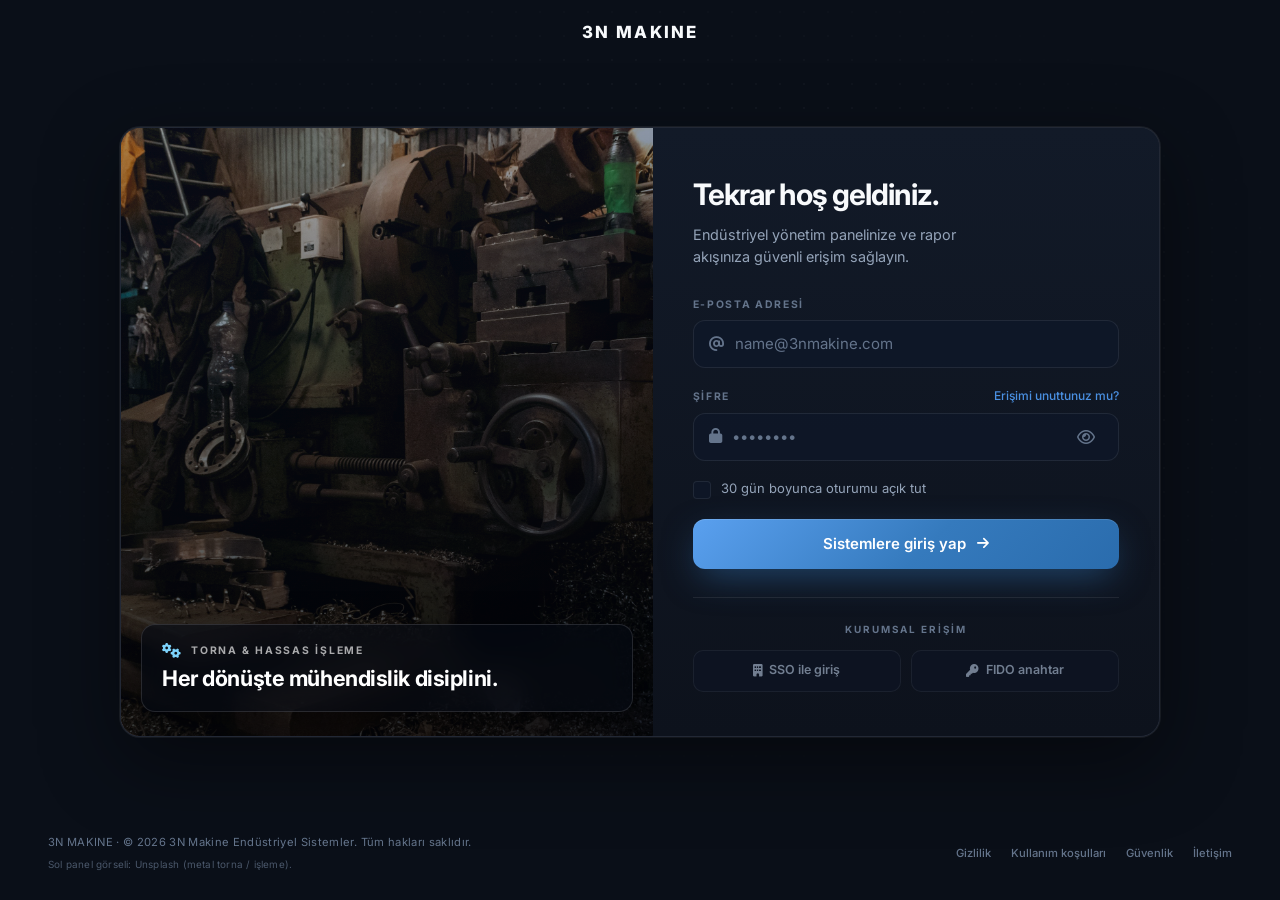
<file: login.html>
<!DOCTYPE html>
<html lang="tr">
<head>
  <meta charset="UTF-8" />
  <meta name="viewport" content="width=device-width, initial-scale=1.0" />
  <title>3N Makine — Giriş</title>
  <link rel="preconnect" href="https://fonts.googleapis.com" />
  <link rel="preconnect" href="https://fonts.gstatic.com" crossorigin />
  <link href="https://fonts.googleapis.com/css2?family=Inter:wght@400;500;600;700&display=swap" rel="stylesheet" />
  <link rel="stylesheet" href="https://cdnjs.cloudflare.com/ajax/libs/font-awesome/6.5.1/css/all.min.css" crossorigin="anonymous" referrerpolicy="no-referrer" />
  <link rel="stylesheet" href="./css/login.css" />
  <link rel="preload" href="./assets/login-hero.jpg" as="image" />
</head>
<body class="login-page">
  <div class="login-page__grid" aria-hidden="true"></div>

  <header class="login-header">
    <a class="login-header__logo" href="./login.html">3N MAKINE</a>
  </header>

  <main class="login-main">
    <div class="login-frame">
      <div class="login-frame__visual" aria-hidden="false">
        <div
          class="login-frame__photo"
          role="img"
          aria-label="Metal torna tezgahı — endüstriyel üretim"
        ></div>
        <div class="login-frame__photo-tint"></div>
        <div class="login-frame__glass">
          <p class="login-frame__glass-eyebrow">
            <span class="login-frame__glass-icon" aria-hidden="true"><i class="fa-solid fa-gears"></i></span>
            Torna &amp; hassas işleme
          </p>
          <p class="login-frame__glass-title">Her dönüşte mühendislik disiplini.</p>
        </div>
      </div>

      <section class="login-frame__panel" aria-labelledby="loginHeading">
        <div class="login-frame__panel-inner">
          <h1 id="loginHeading" class="login-welcome">Tekrar hoş geldiniz.</h1>
          <p class="login-welcome__sub">
            Endüstriyel yönetim panelinize ve rapor akışınıza güvenli erişim sağlayın.
          </p>

          <form id="loginForm" class="login-form" novalidate>
            <div class="login-field">
              <label class="login-label" for="loginEmail">E-posta adresi</label>
              <div class="login-input-shell">
                <span class="login-input-shell__icon" aria-hidden="true"><i class="fa-solid fa-at"></i></span>
                <input
                  type="text"
                  id="loginEmail"
                  name="email"
                  class="login-input-shell__control"
                  autocomplete="username"
                  placeholder="name@3nmakine.com"
                  required
                />
              </div>
            </div>

            <div class="login-field">
              <div class="login-label-row">
                <label class="login-label" for="loginPassword">Şifre</label>
                <a href="#" class="login-forgot" tabindex="0">Erişimi unuttunuz mu?</a>
              </div>
              <div class="login-input-shell">
                <span class="login-input-shell__icon" aria-hidden="true"><i class="fa-solid fa-lock"></i></span>
                <input
                  type="password"
                  id="loginPassword"
                  name="password"
                  class="login-input-shell__control login-password-input"
                  autocomplete="current-password"
                  placeholder="••••••••"
                  required
                />
                <button
                  type="button"
                  class="login-password-toggle"
                  id="loginPasswordToggle"
                  aria-label="Şifreyi göster"
                  aria-pressed="false"
                  title="Şifreyi göster"
                >
                  <i class="fa-regular fa-eye" aria-hidden="true"></i>
                </button>
              </div>
            </div>

            <label class="login-remember">
              <input type="checkbox" id="loginRemember" name="remember" class="login-remember__input" />
              <span class="login-remember__box" aria-hidden="true"></span>
              <span class="login-remember__text">30 gün boyunca oturumu açık tut</span>
            </label>

            <p id="loginError" class="login-error" role="alert" hidden></p>

            <button type="submit" class="login-submit">
              <span>Sistemlere giriş yap</span>
              <i class="fa-solid fa-arrow-right login-submit__icon" aria-hidden="true"></i>
            </button>
          </form>

          <div class="login-enterprise">
            <p class="login-enterprise__label">Kurumsal erişim</p>
            <div class="login-enterprise__btns">
              <button type="button" class="login-enterprise__btn" id="loginSsoPlaceholder" disabled title="Yakında">
                <i class="fa-solid fa-building" aria-hidden="true"></i> SSO ile giriş
              </button>
              <button type="button" class="login-enterprise__btn" id="loginFidoPlaceholder" disabled title="Yakında">
                <i class="fa-solid fa-key" aria-hidden="true"></i> FIDO anahtar
              </button>
            </div>
          </div>
        </div>
      </section>
    </div>
  </main>

  <footer class="login-footer">
    <div class="login-footer__block">
      <p class="login-footer__copy">
        3N MAKINE · © <span id="loginYear"></span> 3N Makine Endüstriyel Sistemler. Tüm hakları saklıdır.
      </p>
      <p class="login-footer__credit">
        Sol panel görseli: Unsplash (metal torna / işleme).
      </p>
    </div>
    <nav class="login-footer__links" aria-label="Alt bağlantılar">
      <a href="#">Gizlilik</a>
      <a href="#">Kullanım koşulları</a>
      <a href="#">Güvenlik</a>
      <a href="#">İletişim</a>
    </nav>
  </footer>

  <script>
    document.getElementById("loginYear").textContent = new Date().getFullYear();
  </script>
  <script src="./js/login.js"></script>
</body>
</html>
</file>
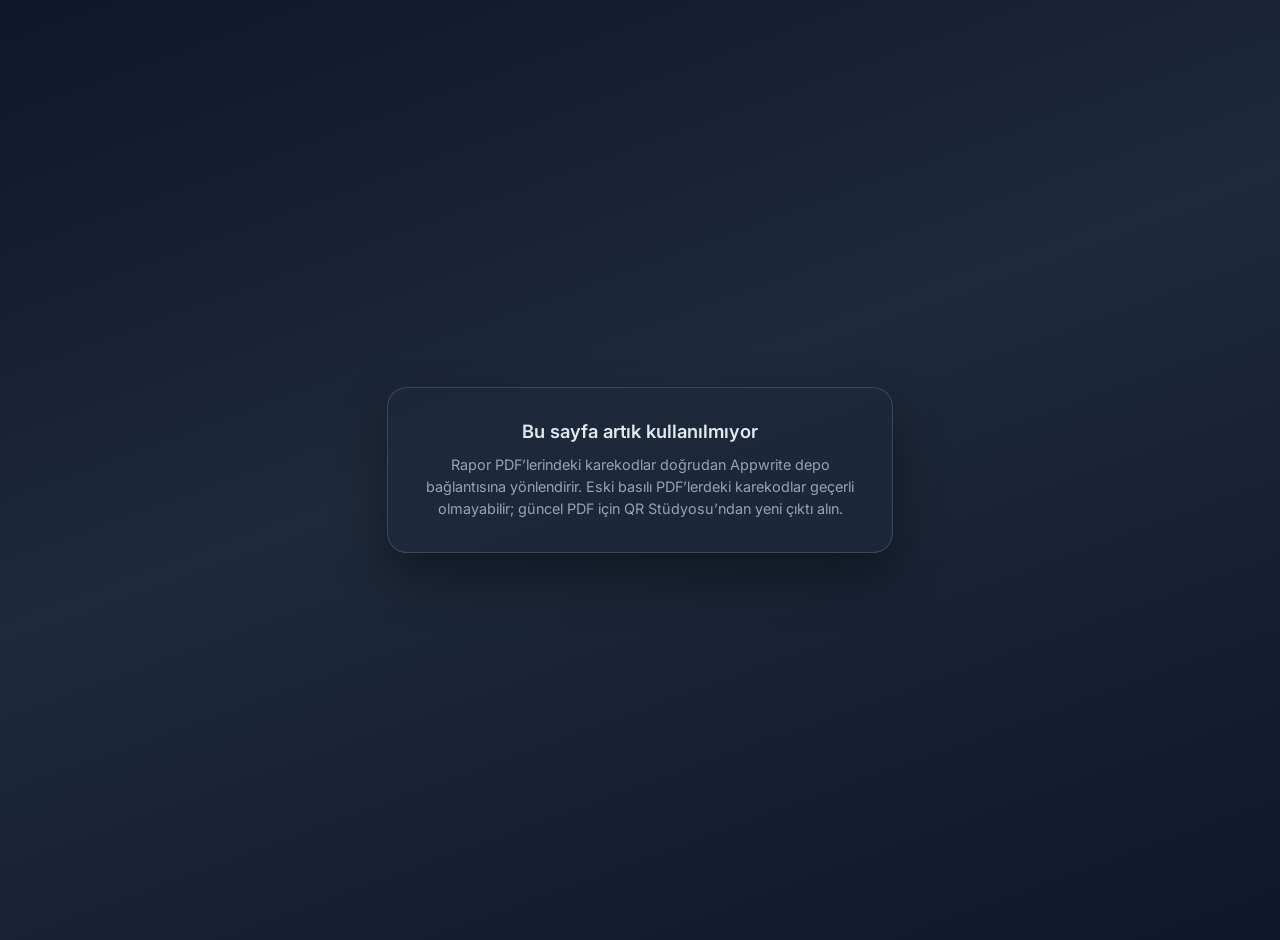
<file: rapor.html>
<!DOCTYPE html>
<html lang="tr">
<head>
  <meta charset="UTF-8" />
  <meta name="viewport" content="width=device-width, initial-scale=1.0" />
  <title>3N Makine</title>
  <link rel="preconnect" href="https://fonts.googleapis.com" />
  <link rel="preconnect" href="https://fonts.gstatic.com" crossorigin />
  <link href="https://fonts.googleapis.com/css2?family=Inter:wght@400;500;600&display=swap" rel="stylesheet" />
  <style>
    body {
      margin: 0;
      min-height: 100vh;
      font-family: Inter, system-ui, sans-serif;
      background: linear-gradient(160deg, #0f172a 0%, #1e293b 45%, #0f172a 100%);
      color: #e2e8f0;
      display: flex;
      align-items: center;
      justify-content: center;
      padding: 1.25rem;
    }
    .rapor-card {
      text-align: center;
      max-width: 28rem;
      padding: 2rem 1.75rem;
      border-radius: 20px;
      background: rgba(30, 41, 59, 0.72);
      border: 1px solid rgba(148, 163, 184, 0.25);
      box-shadow: 0 24px 48px rgba(0, 0, 0, 0.35);
    }
    .rapor-card h1 {
      margin: 0 0 0.75rem;
      font-size: 1.15rem;
      font-weight: 600;
    }
    .rapor-card p {
      margin: 0;
      font-size: 0.9rem;
      color: #94a3b8;
      line-height: 1.55;
    }
  </style>
</head>
<body>
  <div class="rapor-card">
    <h1>Bu sayfa artık kullanılmıyor</h1>
    <p>
      Rapor PDF’lerindeki karekodlar doğrudan Appwrite depo bağlantısına yönlendirir.
      Eski basılı PDF’lerdeki karekodlar geçerli olmayabilir; güncel PDF için QR Stüdyosu’ndan yeni çıktı alın.
    </p>
  </div>
</body>
</html>
</file>
<file: css/login.css>
/* 3N Makine — Giriş (Clean Corporate / koyu kurumsal) */

:root {
  --lp-font: "Inter", system-ui, -apple-system, sans-serif;
  --lp-bg: #0a0f18;
  --lp-bg-elevated: #0f1624;
  --lp-border: rgba(255, 255, 255, 0.08);
  --lp-text: #f8fafc;
  --lp-muted: #94a3b8;
  --lp-muted-dim: #64748b;
  --lp-accent: #4a90e2;
  --lp-accent-deep: #357abd;
  --lp-input-bg: rgba(15, 23, 42, 0.65);
  --lp-danger: #f87171;
  --lp-danger-bg: rgba(127, 29, 29, 0.35);
  --lp-radius: 12px;
  --lp-radius-frame: 20px;
  --lp-shadow-frame: 0 24px 80px rgba(0, 0, 0, 0.45), 0 0 0 1px var(--lp-border);
}

*,
*::before,
*::after {
  box-sizing: border-box;
}

html,
body {
  margin: 0;
  min-height: 100%;
}

body.login-page {
  font-family: var(--lp-font);
  font-size: 16px;
  line-height: 1.5;
  color: var(--lp-text);
  background: var(--lp-bg);
  -webkit-font-smoothing: antialiased;
  display: flex;
  flex-direction: column;
  min-height: 100vh;
  overflow-x: hidden;
}

/* Nokta ızgara */
.login-page__grid {
  position: fixed;
  inset: 0;
  pointer-events: none;
  z-index: 0;
  background-image: radial-gradient(rgba(255, 255, 255, 0.06) 1px, transparent 1px);
  background-size: 24px 24px;
  mask-image: radial-gradient(ellipse 80% 70% at 50% 40%, #000 20%, transparent 70%);
}

/* —— Üst şerit —— */
.login-header {
  position: relative;
  z-index: 2;
  display: flex;
  align-items: center;
  justify-content: center;
  padding: 1.25rem clamp(1rem, 4vw, 3rem);
  max-width: 1280px;
  margin: 0 auto;
  width: 100%;
}

.login-header__logo {
  font-size: 1.05rem;
  font-weight: 800;
  letter-spacing: 0.12em;
  color: var(--lp-text);
  text-decoration: none;
  white-space: nowrap;
}

/* —— Ana çerçeve —— */
.login-main {
  position: relative;
  z-index: 1;
  flex: 1;
  display: flex;
  align-items: center;
  justify-content: center;
  padding: 1rem clamp(1rem, 3vw, 2rem) 2rem;
}

.login-frame {
  width: 100%;
  max-width: 1040px;
  display: grid;
  grid-template-columns: 1.05fr 1fr;
  min-height: min(560px, calc(100vh - 200px));
  border-radius: var(--lp-radius-frame);
  overflow: hidden;
  box-shadow: var(--lp-shadow-frame);
  border: 1px solid var(--lp-border);
  background: var(--lp-bg-elevated);
}

/* Sol: torna / metal işleme fotoğrafı (assets/login-hero.jpg) — kaplamalar hafif, makine seçilir */
.login-frame__visual {
  position: relative;
  min-height: 320px;
  overflow: hidden;
}

.login-frame__photo {
  position: absolute;
  inset: 0;
  width: 100%;
  height: 100%;
  display: block;
  background-color: #0f172a;
  background-image: url("../assets/login-hero.jpg");
  background-size: cover;
  background-position: center center;
  background-repeat: no-repeat;
  transform: scale(1.03);
  /* Fotoğraf net kalsın; aşırı mavi ton “soyut arka plan” gibi görünmesin */
  filter: brightness(0.96) contrast(1.08) saturate(1.08);
}

/* Hafif soğuk mavi atmosfer (mix-blend: color kaldırıldı — torna detayı kayboluyordu) */
.login-frame__visual::before {
  content: "";
  position: absolute;
  inset: 0;
  z-index: 1;
  background: linear-gradient(
    165deg,
    rgba(20, 55, 110, 0.22) 0%,
    rgba(10, 25, 50, 0.35) 45%,
    rgba(5, 12, 28, 0.55) 100%
  );
  pointer-events: none;
}

.login-frame__photo-tint {
  position: absolute;
  inset: 0;
  z-index: 2;
  background: linear-gradient(
    165deg,
    rgba(8, 18, 36, 0.12) 0%,
    rgba(4, 12, 24, 0.38) 55%,
    rgba(3, 8, 18, 0.65) 100%
  );
  mix-blend-mode: multiply;
  pointer-events: none;
}

.login-frame__photo-tint::after {
  content: "";
  position: absolute;
  inset: 0;
  background: linear-gradient(
    95deg,
    rgba(56, 189, 248, 0.08) 0%,
    transparent 50%,
    rgba(30, 90, 180, 0.1) 100%
  );
  pointer-events: none;
}

.login-frame__glass {
  position: absolute;
  left: 1.25rem;
  right: 1.25rem;
  bottom: 1.5rem;
  z-index: 3;
  padding: 1.15rem 1.25rem;
  border-radius: 14px;
  background: rgba(6, 10, 20, 0.62);
  backdrop-filter: blur(14px);
  -webkit-backdrop-filter: blur(14px);
  border: 1px solid rgba(255, 255, 255, 0.12);
  box-shadow: 0 12px 40px rgba(0, 0, 0, 0.45);
}

.login-frame__glass-eyebrow {
  margin: 0 0 0.35rem;
  display: flex;
  align-items: center;
  gap: 0.5rem;
  font-size: 0.65rem;
  font-weight: 700;
  letter-spacing: 0.18em;
  text-transform: uppercase;
  color: rgba(255, 255, 255, 0.65);
}

.login-frame__glass-icon {
  display: inline-flex;
  color: #7dd3fc;
  font-size: 0.95rem;
}

.login-frame__glass-title {
  margin: 0;
  font-size: clamp(1.05rem, 2.2vw, 1.35rem);
  font-weight: 700;
  letter-spacing: -0.02em;
  line-height: 1.3;
  color: #fff;
}

/* Sağ: form */
.login-frame__panel {
  display: flex;
  align-items: stretch;
  background: linear-gradient(180deg, #121a28 0%, #0d121c 100%);
}

.login-frame__panel-inner {
  width: 100%;
  padding: clamp(1.75rem, 4vw, 2.75rem) clamp(1.5rem, 4vw, 2.5rem);
  display: flex;
  flex-direction: column;
  justify-content: center;
}

.login-welcome {
  margin: 0 0 0.5rem;
  font-size: clamp(1.5rem, 3vw, 1.85rem);
  font-weight: 700;
  letter-spacing: -0.03em;
  color: var(--lp-text);
}

.login-welcome__sub {
  margin: 0 0 1.75rem;
  font-size: 0.9rem;
  color: var(--lp-muted);
  line-height: 1.55;
  max-width: 32ch;
}

.login-form {
  display: flex;
  flex-direction: column;
  gap: 0;
}

.login-field {
  margin-bottom: 1.15rem;
}

.login-label {
  display: block;
  font-size: 0.65rem;
  font-weight: 700;
  letter-spacing: 0.16em;
  text-transform: uppercase;
  color: var(--lp-muted-dim);
  margin-bottom: 0.5rem;
}

.login-label-row {
  display: flex;
  align-items: baseline;
  justify-content: space-between;
  gap: 0.75rem;
  margin-bottom: 0.5rem;
}

.login-label-row .login-label {
  margin-bottom: 0;
}

.login-forgot {
  font-size: 0.75rem;
  font-weight: 500;
  color: var(--lp-accent);
  text-decoration: none;
  white-space: nowrap;
}

.login-forgot:hover {
  text-decoration: underline;
}

.login-input-shell {
  position: relative;
  display: flex;
  align-items: center;
  gap: 0.65rem;
  padding: 0 0.85rem 0 0.95rem;
  min-height: 48px;
  border-radius: var(--lp-radius);
  border: 1px solid var(--lp-border);
  background: var(--lp-input-bg);
  transition: border-color 0.2s ease, box-shadow 0.2s ease;
}

.login-input-shell:focus-within {
  border-color: rgba(74, 144, 226, 0.55);
  box-shadow: 0 0 0 3px rgba(74, 144, 226, 0.15);
}

.login-input-shell__icon {
  flex-shrink: 0;
  color: var(--lp-muted-dim);
  font-size: 0.95rem;
}

.login-input-shell__control {
  flex: 1;
  min-width: 0;
  padding: 0.65rem 0;
  border: none;
  background: transparent;
  font: inherit;
  font-size: 0.9375rem;
  color: var(--lp-text);
}

.login-input-shell__control::placeholder {
  color: #64748b;
}

.login-input-shell__control:focus {
  outline: none;
}

.login-password-toggle {
  flex-shrink: 0;
  width: 2.35rem;
  height: 2.35rem;
  padding: 0;
  border: none;
  border-radius: 8px;
  background: transparent;
  color: var(--lp-muted-dim);
  cursor: pointer;
  display: flex;
  align-items: center;
  justify-content: center;
  font-size: 1rem;
  transition: color 0.15s ease, background 0.15s ease;
}

.login-password-toggle:hover {
  color: var(--lp-text);
  background: rgba(255, 255, 255, 0.06);
}

.login-password-toggle:focus-visible {
  outline: none;
  color: var(--lp-accent);
  box-shadow: 0 0 0 2px rgba(74, 144, 226, 0.5);
}

/* Oturumu açık tut */
.login-remember {
  display: flex;
  align-items: flex-start;
  gap: 0.65rem;
  margin: 0 0 1.25rem;
  cursor: pointer;
  user-select: none;
}

.login-remember__input {
  position: absolute;
  opacity: 0;
  width: 0;
  height: 0;
}

.login-remember__box {
  flex-shrink: 0;
  width: 18px;
  height: 18px;
  margin-top: 2px;
  border-radius: 4px;
  border: 1px solid var(--lp-border);
  background: var(--lp-input-bg);
  position: relative;
  transition: background 0.15s ease, border-color 0.15s ease;
}

.login-remember__input:checked + .login-remember__box {
  background: var(--lp-accent);
  border-color: var(--lp-accent);
}

.login-remember__input:checked + .login-remember__box::after {
  content: "";
  position: absolute;
  left: 5px;
  top: 2px;
  width: 5px;
  height: 9px;
  border: solid #fff;
  border-width: 0 2px 2px 0;
  transform: rotate(45deg);
}

.login-remember__input:focus-visible + .login-remember__box {
  box-shadow: 0 0 0 3px rgba(74, 144, 226, 0.35);
}

.login-remember__text {
  font-size: 0.8125rem;
  color: var(--lp-muted);
  line-height: 1.4;
}

.login-error {
  margin: 0 0 1rem;
  padding: 0.65rem 0.9rem;
  font-size: 0.8125rem;
  font-weight: 500;
  color: #fecaca;
  background: var(--lp-danger-bg);
  border: 1px solid rgba(248, 113, 113, 0.35);
  border-radius: var(--lp-radius);
}

.login-error[hidden] {
  display: none !important;
}

.login-submit {
  width: 100%;
  padding: 0.95rem 1.25rem;
  font-size: 0.9375rem;
  font-weight: 600;
  font-family: inherit;
  color: #fff;
  border: none;
  border-radius: var(--lp-radius);
  cursor: pointer;
  display: inline-flex;
  align-items: center;
  justify-content: center;
  gap: 0.65rem;
  background: linear-gradient(135deg, #5aa0ef 0%, var(--lp-accent-deep) 55%, #2a6cad 100%);
  box-shadow: 0 1px 0 rgba(255, 255, 255, 0.12) inset, 0 12px 36px -8px rgba(53, 122, 189, 0.55);
  transition: filter 0.2s ease, transform 0.12s ease;
}

.login-submit__icon {
  font-size: 0.85rem;
  transition: transform 0.2s ease;
}

.login-submit:hover {
  filter: brightness(1.06);
}

.login-submit:hover .login-submit__icon {
  transform: translateX(4px);
}

.login-submit:active {
  transform: scale(0.992);
}

/* Kurumsal butonlar */
.login-enterprise {
  margin-top: 1.75rem;
  padding-top: 1.5rem;
  border-top: 1px solid var(--lp-border);
}

.login-enterprise__label {
  margin: 0 0 0.85rem;
  text-align: center;
  font-size: 0.62rem;
  font-weight: 700;
  letter-spacing: 0.2em;
  text-transform: uppercase;
  color: var(--lp-muted-dim);
}

.login-enterprise__btns {
  display: grid;
  grid-template-columns: 1fr 1fr;
  gap: 0.65rem;
}

.login-enterprise__btn {
  display: inline-flex;
  align-items: center;
  justify-content: center;
  gap: 0.45rem;
  padding: 0.65rem 0.75rem;
  font: inherit;
  font-size: 0.78rem;
  font-weight: 600;
  color: var(--lp-muted);
  background: rgba(15, 23, 42, 0.5);
  border: 1px solid var(--lp-border);
  border-radius: 10px;
  cursor: not-allowed;
  opacity: 0.75;
}

.login-enterprise__btn:not(:disabled) {
  cursor: pointer;
  opacity: 1;
}

/* Alt bilgi */
.login-footer {
  position: relative;
  z-index: 2;
  display: flex;
  flex-wrap: wrap;
  align-items: center;
  justify-content: space-between;
  gap: 1rem;
  padding: 1.25rem clamp(1rem, 4vw, 3rem) 1.75rem;
  max-width: 1280px;
  margin: 0 auto;
  width: 100%;
}

.login-footer__block {
  max-width: 44rem;
}

.login-footer__copy {
  margin: 0;
  font-size: 0.7rem;
  letter-spacing: 0.03em;
  color: var(--lp-muted-dim);
}

.login-footer__credit {
  margin: 0.45rem 0 0;
  font-size: 0.62rem;
  letter-spacing: 0.02em;
  line-height: 1.4;
  color: var(--lp-muted-dim);
  opacity: 0.72;
}

.login-footer__links {
  display: flex;
  flex-wrap: wrap;
  gap: 1rem 1.25rem;
}

.login-footer__links a {
  font-size: 0.7rem;
  font-weight: 500;
  color: var(--lp-muted-dim);
  text-decoration: none;
  transition: color 0.2s ease;
}

.login-footer__links a:hover {
  color: var(--lp-muted);
}

@media (max-width: 900px) {
  .login-frame {
    grid-template-columns: 1fr;
    min-height: unset;
  }

  .login-frame__visual {
    min-height: 220px;
    max-height: 280px;
  }

  .login-footer {
    flex-direction: column;
    text-align: center;
    justify-content: center;
  }

  .login-footer__links {
    justify-content: center;
  }
}

@media (max-width: 520px) {
  .login-enterprise__btns {
    grid-template-columns: 1fr;
  }
}

@media (prefers-reduced-motion: reduce) {
  .login-submit:hover .login-submit__icon {
    transform: none;
  }
}
</file>
